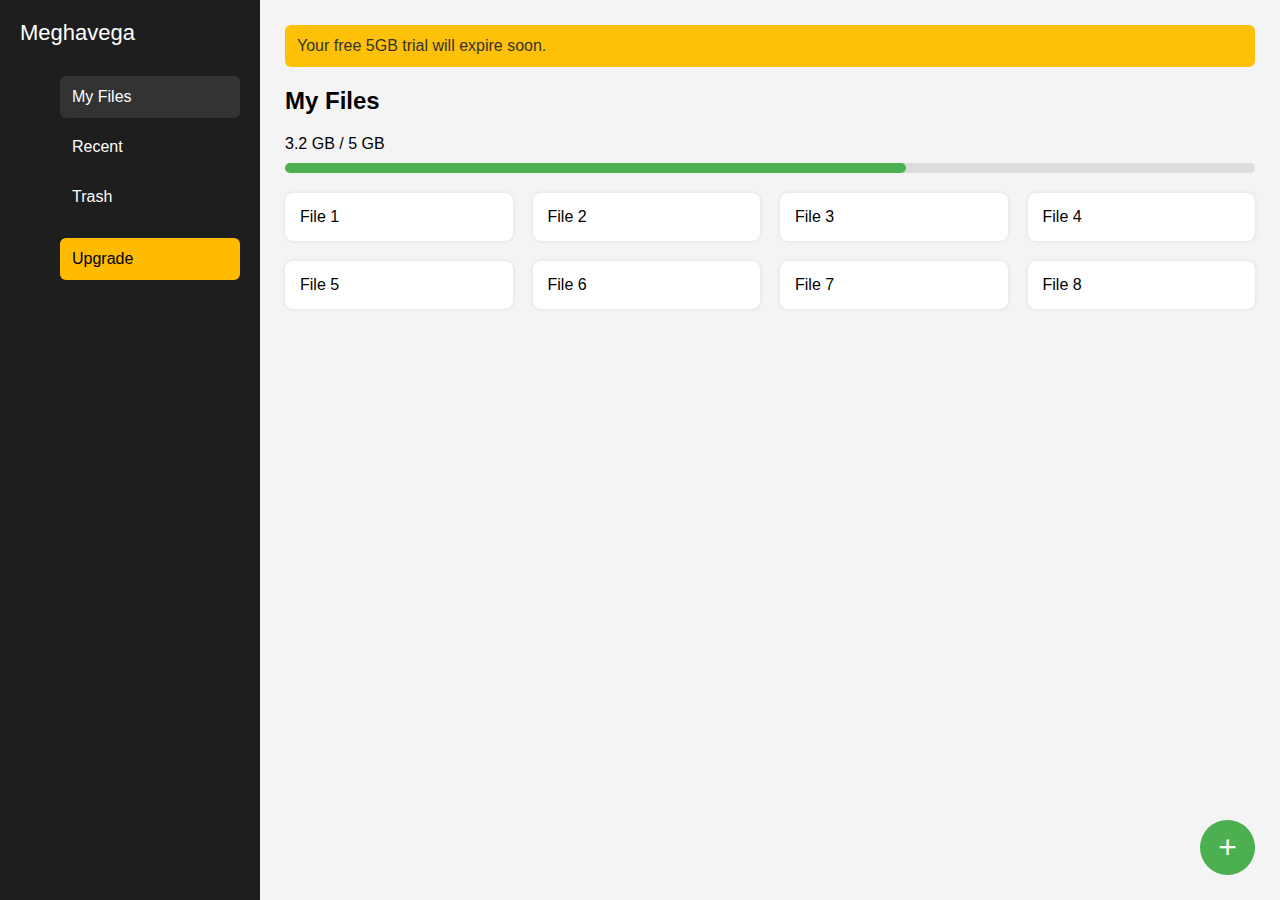
<file: meghavega/dashboard/index.html>
<!DOCTYPE html>
<html lang="en">
<head>
    <meta charset="UTF-8">
    <title>Cloud Dashboard</title>
    <link rel="stylesheet" href="css/dashboard.css">
</head>

<body>
    <div class="sidebar">
        <div class="logo">Meghavega</div>
        <ul class="menu">
            <li class="active">My Files</li>
            <li>Recent</li>
            <li>Trash</li>
            <li class="upgrade">Upgrade</li>
        </ul>
    </div>

    <div class="main">
        <div id="expiryBanner" class="banner hidden"></div>

        <div class="top">
            <h2>My Files</h2>
            <div id="storageText"></div>
        </div>

        <div class="storageBarContainer">
            <div class="storageBar">
                <div id="storageFill"></div>
            </div>
        </div>

        <div id="fileList" class="fileList">
            <!-- Files inserted by JS -->
        </div>

        <button id="uploadBtn" class="uploadBtn">+</button>
    </div>

<script src="js/dashboard.js"></script>
</body>
</html>
</file>
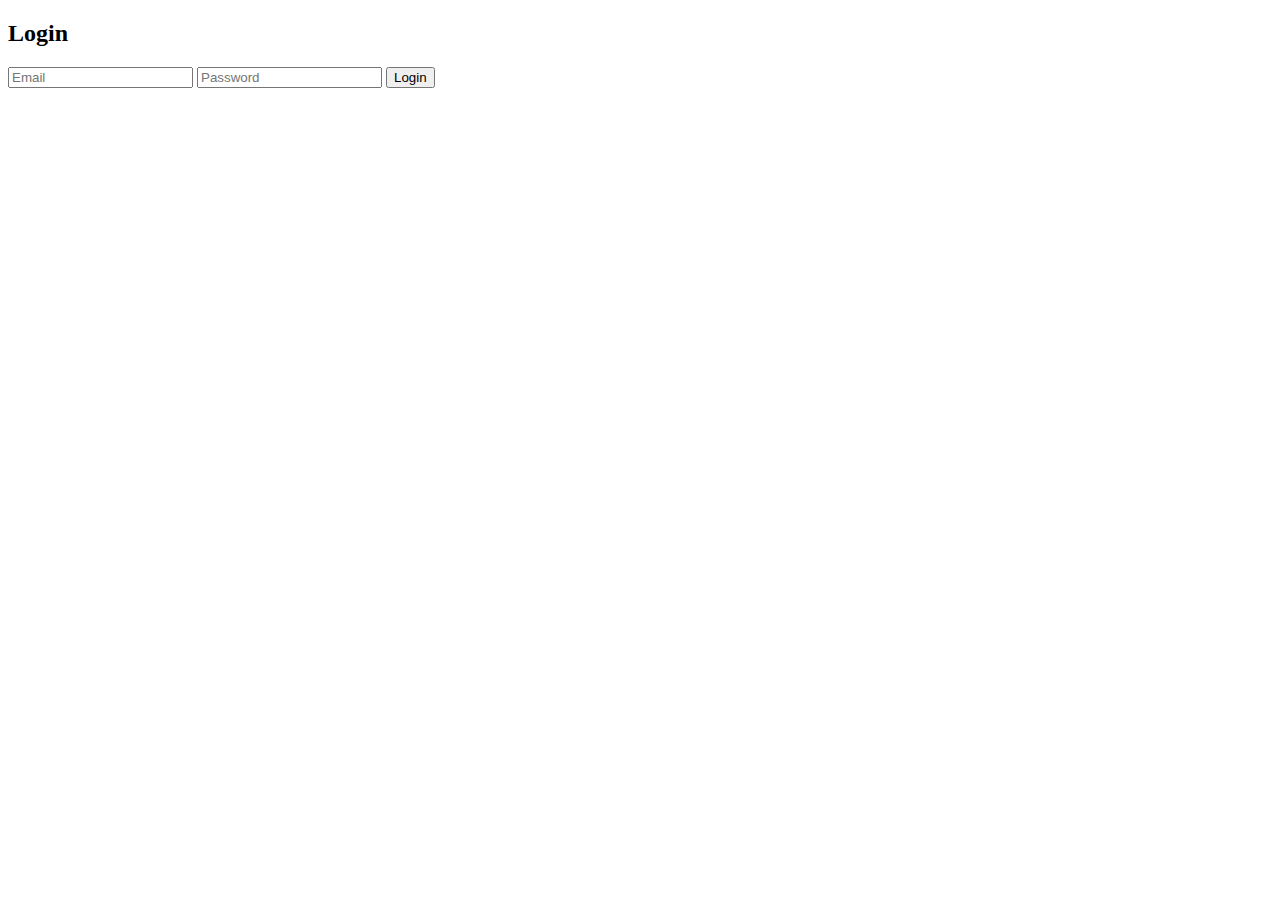
<file: meghavega/dashboard/components/auth/login.html>
<!DOCTYPE html>
<html lang="en">
<head>
    <meta charset="UTF-8">
    <meta name="viewport" content="width=device-width, initial-scale=1.0">
    <title>Document</title>
</head>
<body>
    <form class="auth-form">
  <h2>Login</h2>
  <input type="email" placeholder="Email">
  <input type="password" placeholder="Password">
  <button>Login</button>
</form>

</body>
</html>
</file>
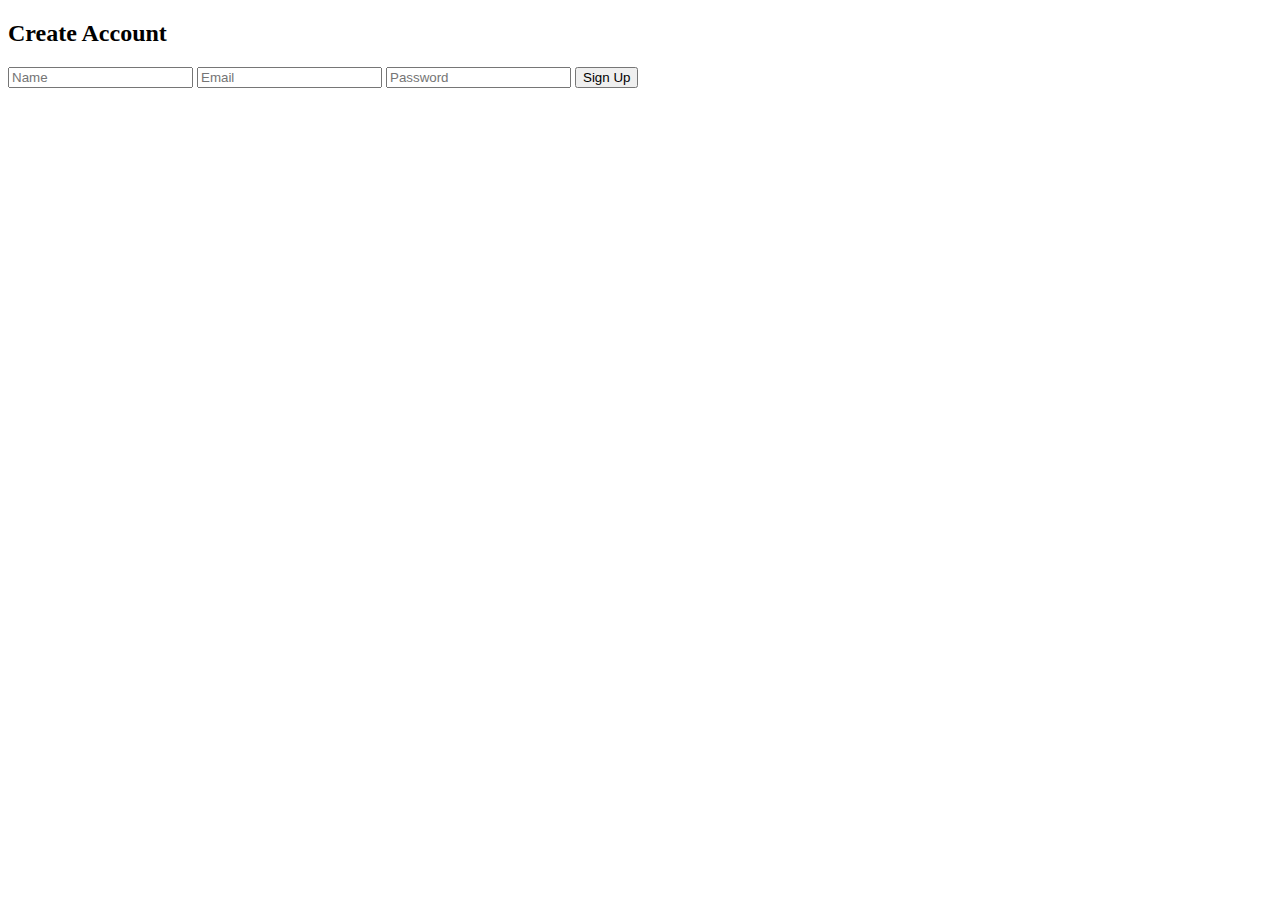
<file: meghavega/dashboard/components/auth/signup.html>
<!DOCTYPE html>
<html lang="en">
<head>
    <meta charset="UTF-8">
    <meta name="viewport" content="width=device-width, initial-scale=1.0">
    <title>Document</title>
</head>
<body>
    <form class="auth-form">
  <h2>Create Account</h2>
  <input type="text" placeholder="Name">
  <input type="email" placeholder="Email">
  <input type="password" placeholder="Password">
  <button>Sign Up</button>
</form>

</body>
</html>
</file>
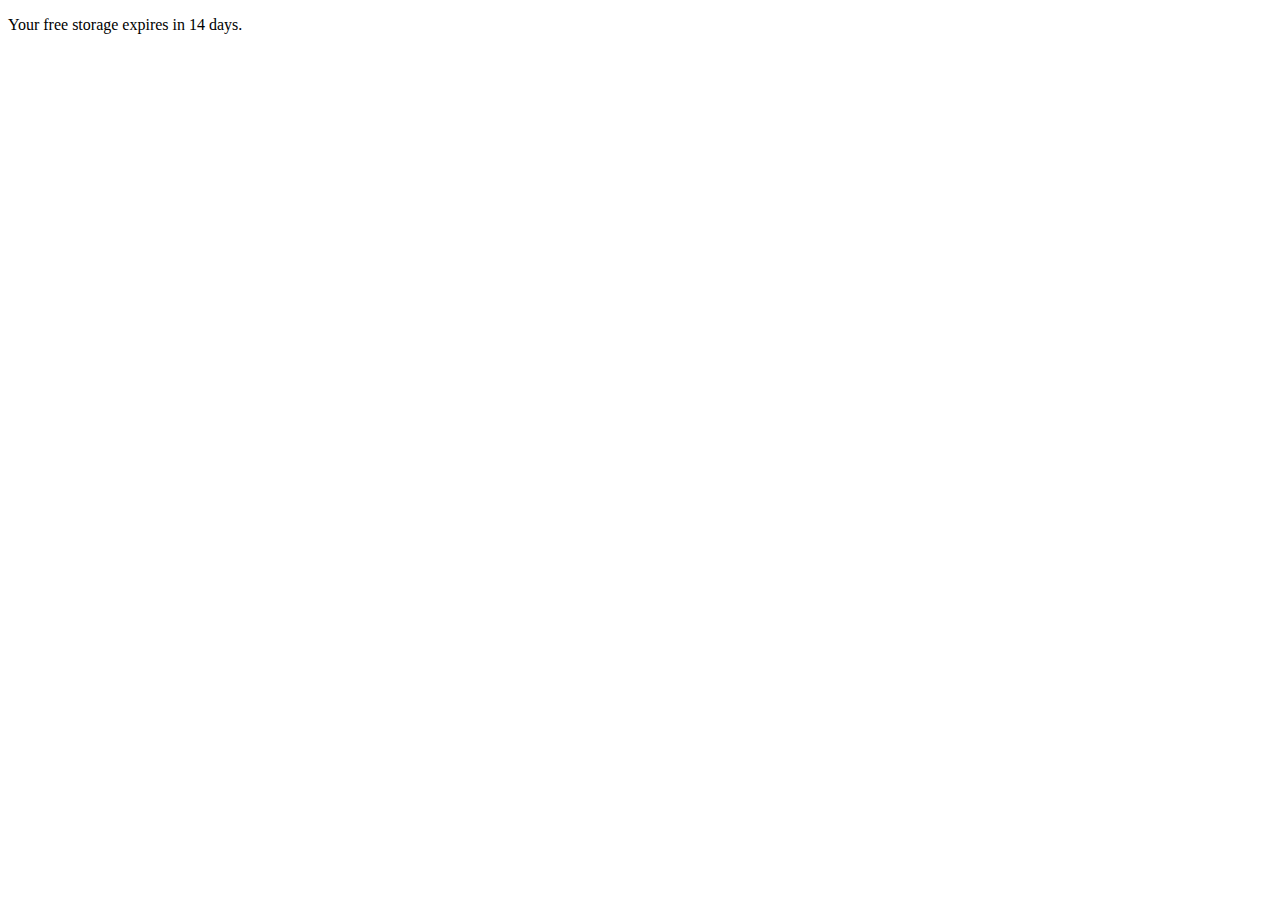
<file: meghavega/dashboard/components/expiry-banner/expiry-banner.html>
<!DOCTYPE html>
<html lang="en">
<head>
    <meta charset="UTF-8">
    <meta name="viewport" content="width=device-width, initial-scale=1.0">
    <title>Document</title>
</head>
<body>
    <section class="expiry-banner">
  <p>Your free storage expires in <span id="expire-days">14</span> days.</p>
</section>
</body>
</html>
</file>
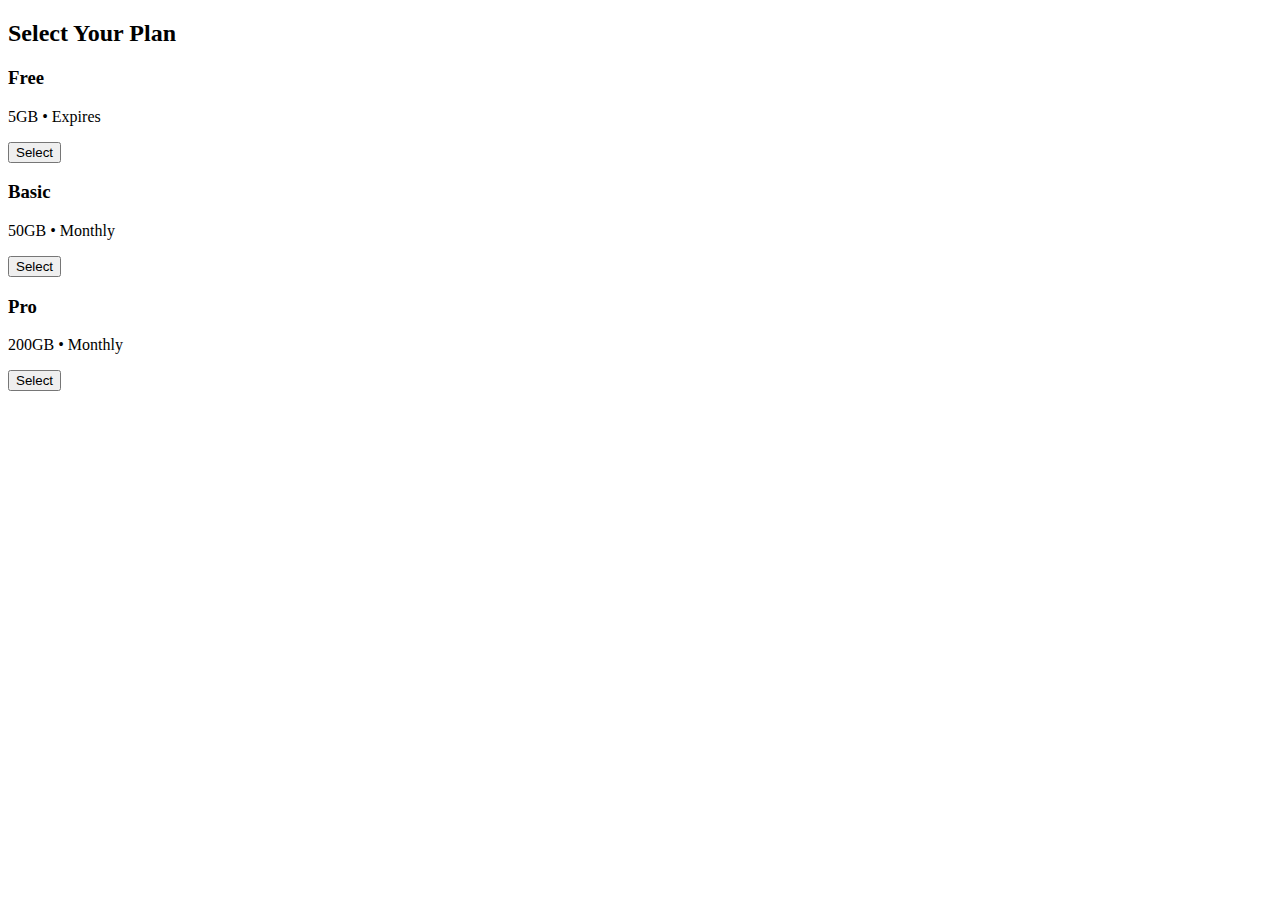
<file: meghavega/dashboard/components/plan-selector/plans.html>
<!DOCTYPE html>
<html lang="en">
<head>
    <meta charset="UTF-8">
    <meta name="viewport" content="width=device-width, initial-scale=1.0">
    <title>Document</title>
</head>
<body>
    <h2>Select Your Plan</h2>

<div class="plans">
  <div class="plan">
    <h3>Free</h3>
    <p>5GB • Expires</p>
    <button>Select</button>
  </div>

  <div class="plan">
    <h3>Basic</h3>
    <p>50GB • Monthly</p>
    <button>Select</button>
  </div>

  <div class="plan">
    <h3>Pro</h3>
    <p>200GB • Monthly</p>
    <button>Select</button>
  </div>
</div>

</body>
</html>
</file>
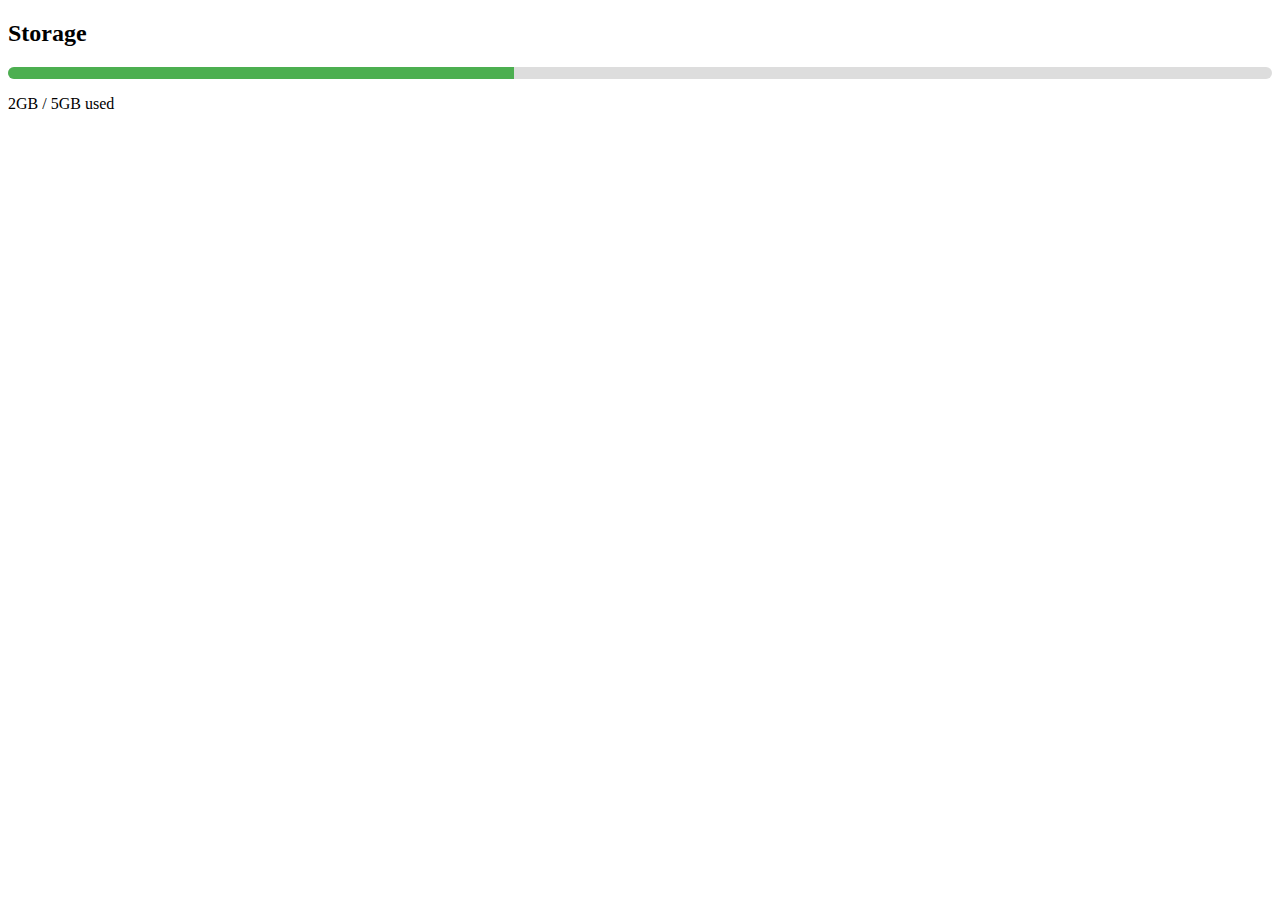
<file: meghavega/dashboard/components/storage-bar/storage-bar.html>
<!DOCTYPE html>
<html lang="en">
<head>
    <meta charset="UTF-8">
    <meta name="viewport" content="width=device-width, initial-scale=1.0">
    <link rel="stylesheet" href="storage-bar.css">
    <title>Document</title>
</head>
<body>
    <section class="storage-section">
  <h2>Storage</h2>
  <div class="storage-bar">
    <div class="storage-fill" id="storage-fill"></div>
  </div>
  <p id="storage-text">2GB / 5GB used</p>
</section>

</body>
</html>
</file>
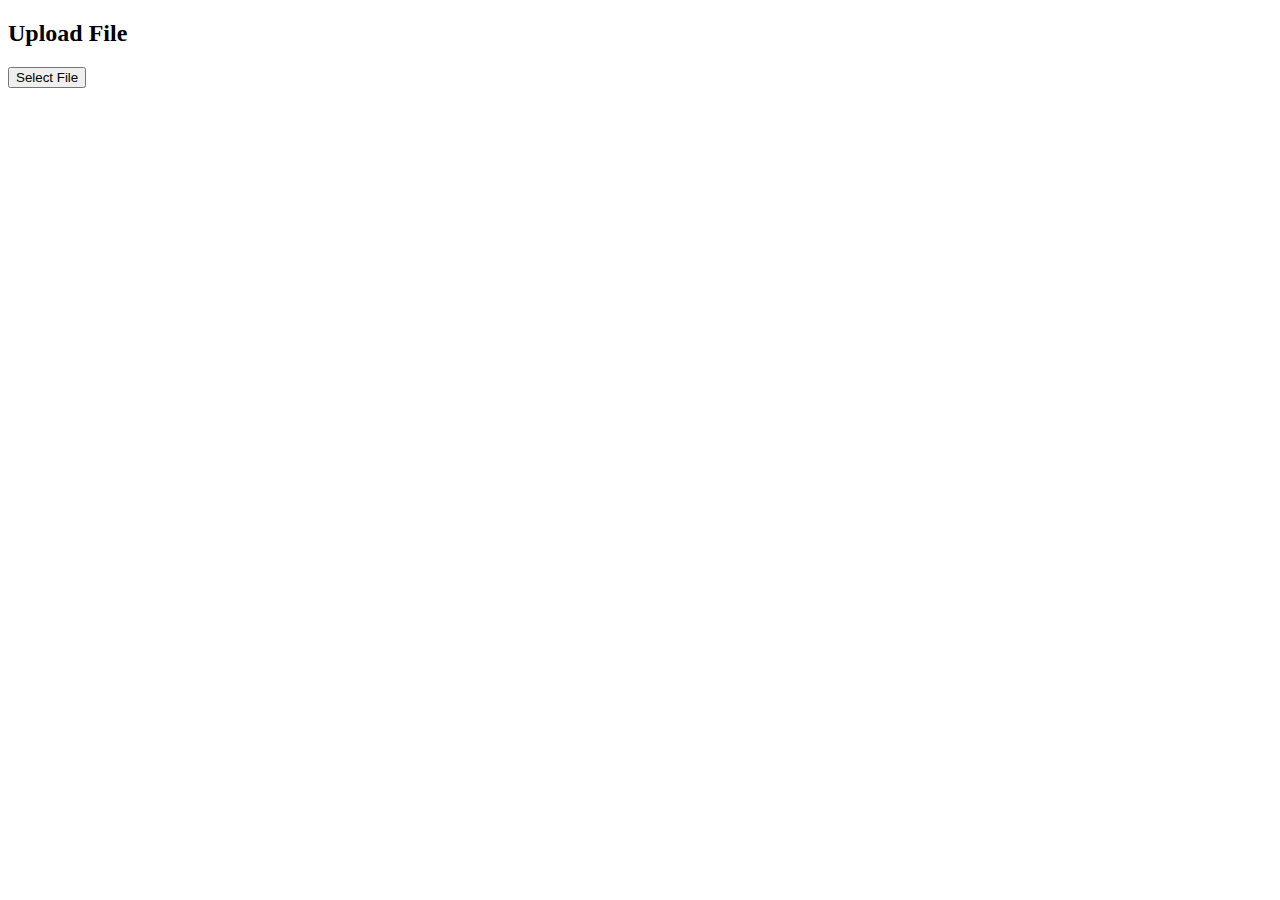
<file: meghavega/dashboard/components/upload-ui/upload.html>
<!DOCTYPE html>
<html lang="en">
<head>
    <meta charset="UTF-8">
    <meta name="viewport" content="width=device-width, initial-scale=1.0">
    <title>Document</title>
</head>
<body>
    <section>
<h2>Upload File</h2>
<button id="uploadBtn">Select File</button>
<input type="file" id="fileInput" hidden>
<p id="upload-status"></p>
</section>
</body>
</html>
</file>
<file: meghavega/dashboard/css/dashboard.css>
body {
    margin: 0;
    font-family: Arial, sans-serif;
    display: flex;
    height: 100vh;
    background: #f4f4f4;
}

.sidebar {
    width: 220px;
    background: #1e1e1e;
    color: white;
    padding: 20px;
}

.logo {
    font-size: 22px;
    margin-bottom: 30px;
}

.menu li {
    list-style: none;
    padding: 12px;
    margin: 8px 0;
    cursor: pointer;
    border-radius: 6px;
}

.menu .active,
.menu li:hover {
    background: #333;
}

.menu .upgrade {
    margin-top: 20px;
    background: #ffbb00;
    color: black;
}

.main {
    flex: 1;
    padding: 25px;
    position: relative;
    overflow-y: auto;
}

.banner {
    background: #ffc107;
    color: #333;
    padding: 12px;
    margin-bottom: 15px;
    border-radius: 6px;
}

.hidden {
    display: none;
}

.storageBarContainer {
    margin: 10px 0 20px;
}

.storageBar {
    width: 100%;
    height: 10px;
    background: #ddd;
    border-radius: 6px;
}

#storageFill {
    height: 10px;
    background: #4CAF50;
    border-radius: 6px;
    width: 0%;
}

.fileList {
    display: grid;
    grid-template-columns: repeat(auto-fill, minmax(180px, 1fr));
    gap: 20px;
}

.fileItem {
    background: white;
    padding: 15px;
    border-radius: 8px;
    box-shadow: 0px 0px 4px rgba(0,0,0,0.1);
}

.uploadBtn {
    position: fixed;
    bottom: 25px;
    right: 25px;
    width: 55px;
    height: 55px;
    border: none;
    border-radius: 50%;
    font-size: 32px;
    background: #4CAF50;
    color: white;
    cursor: pointer;
}
</file>
<file: meghavega/dashboard/components/storage-bar/storage-bar.css>
.storage-bar {
  width: 100%;
  height: 12px;
  background: #ddd;
  border-radius: 6px;
  overflow: hidden;
}
.storage-fill {
  height: 100%;
  background: #4caf50;
  width: 40%;
}
</file>
